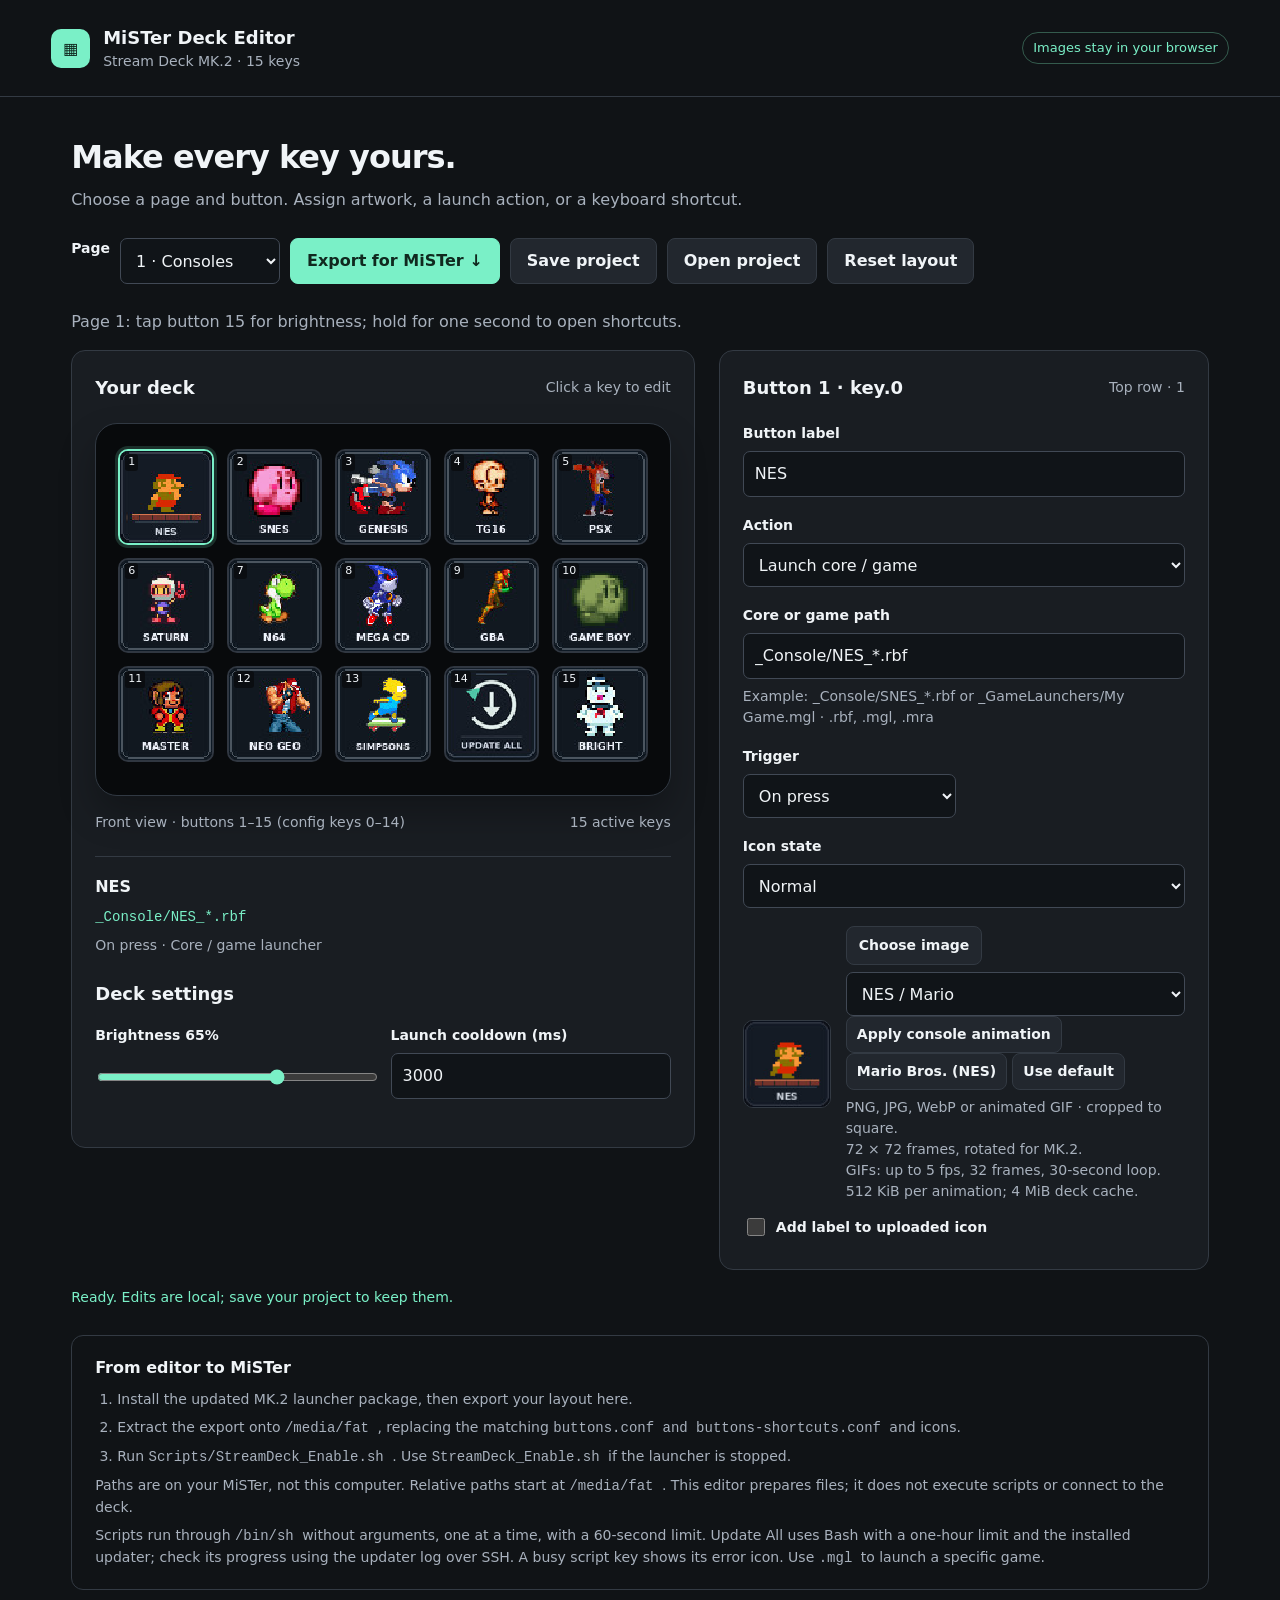
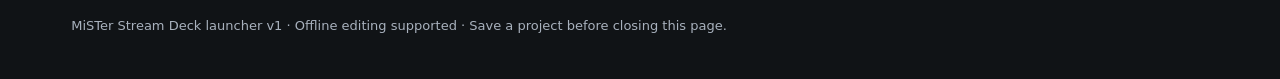
<file: docs/editor/index.html>
<!doctype html>
<html lang="en">
  <head>
    <meta charset="utf-8">
    <meta name="viewport" content="width=device-width,initial-scale=1">
    <title>
      MiSTer · Deck Editor
    </title>
    <link rel="icon" href="data:image/svg+xml,%3Csvg xmlns='http://www.w3.org/2000/svg' viewBox='0 0 32 32'%3E%3Crect width='32' height='32' rx='8' fill='%23181c21'/%3E%3Cpath d='M8 8h6v6H8zm10 0h6v6h-6zM8 18h6v6H8zm10 0h6v6h-6z' fill='%237af0c7'/%3E%3C/svg%3E">
    <link rel="stylesheet" href="styles.css">
  </head>
  <body>
    <header>
      <div class="brand">
        <div class="mark" aria-hidden="true">
          ▦
        </div>
        <div>
          <b>
            MiSTer Deck Editor
          </b>
          <div class="muted small">
            Stream Deck MK.2 · 15 keys
          </div>
        </div>
      </div>
      <span class="badge">
        Images stay in your browser
      </span>
    </header>
    <main>
      <div class="intro">
        <h1>
          Make every key yours.
        </h1>
        <p>
          Choose a page and button. Assign artwork, a launch action, or a keyboard shortcut.
        </p>
      </div>
      <div class="toolbar"><label for="page">Page</label><select id="page"><option value="0">1 · Consoles</option><option value="1">2 · Shortcuts</option></select>
        <button class="btn primary" id="export">
          Export for MiSTer ↓
        </button>
        <button class="btn" id="save">
          Save project
        </button>
        <button class="btn" id="import">
          Open project
        </button>
        <button class="btn" id="reset">
          Reset layout
        </button>
        <input type="file" id="projectFile" accept=".json,application/json" hidden>
      </div>
      <p id="pageHelp" class="muted"></p><div class="layout">
        <section class="panel" aria-label="Deck preview">
          <div class="panel-title">
            <h2>
              Your deck
            </h2>
            <span class="muted small">
              Click a key to edit
            </span>
          </div>
          <div class="deck" id="deck">
          </div>
          <div class="deck-caption">
            <span>
              Front view · buttons 1–15 (config keys 0–14)
            </span>
            <span id="assigned">
            </span>
          </div>
          <div class="mapping">
            <strong id="summaryLabel">
            </strong>
            <code id="summaryPath">
            </code>
            <p class="help" id="summaryTrigger">
            </p>
          </div>
          <div class="settings">
            <h2>
              Deck settings
            </h2>
            <div class="row">
              <div class="field">
                <label for="brightness">
                  Brightness
                  <span id="brightnessValue">
                    65%
                  </span>
                </label>
                <input id="brightness" type="range" min="0" max="100" value="65">
              </div>
              <div class="field">
                <label for="gap">
                  Launch cooldown (ms)
                </label>
                <input id="gap" type="number" min="100" max="30000" step="100" value="3000">
              </div>
            </div>
          </div>
        </section>
        <section class="panel" aria-label="Key settings">
          <div class="panel-title">
            <h2 id="keyTitle">
              Key 0
            </h2>
            <span class="muted small" id="position">
              Top row · 1
            </span>
          </div>
          <div class="field">
            <label for="label">
              Button label
            </label>
            <input id="label" maxlength="95" autocomplete="off">
          </div>
          <div class="field">
            <label for="action">
              Action
            </label>
            <select id="action">
              <option value="launch">
                Launch core / game
              </option>
              <option value="script">
                Run shell script
              </option>
              <option value="update_all">Update All</option><option value="cycle">Increase brightness (5 levels)</option><option value="dim">
                Dim brightness
              </option>
              <option value="bright">
                Increase brightness
              </option>
              <option value="reload">
                Reload configuration
              </option>
              <option value="restart">
                Restart launcher
              </option>
              <option value="space">Space bar</option><option value="menu">Menu (F12)</option><option value="enter">Enter</option><option value="up">Up arrow</option><option value="down">Down arrow</option><option value="left">Left arrow</option><option value="right">Right arrow</option><option value="escape">Escape</option><option value="back">Back to consoles</option><option value="none">
                No action
              </option>
            </select>
          </div>
          <div class="field" id="targetField">
            <label for="target" id="targetLabel">
              Core or game path
            </label>
            <input id="target" maxlength="1000" spellcheck="false" autocomplete="off">
            <p class="help" id="targetHelp">
            </p>
          </div>
          <div class="row">
            <div class="field">
              <label for="trigger">
                Trigger
              </label>
              <select id="trigger">
                <option value="press">
                  On press
                </option>
                <option value="release">
                  On release
                </option>
                <option value="hold">
                  On hold
                </option>
              </select>
            </div>
            <div class="field" id="holdField">
              <label for="hold">
                Hold duration (ms)
              </label>
              <input id="hold" type="number" min="100" max="10000" step="100">
            </div>
          </div>
          <div class="field">
            <label for="state">
              Icon state
            </label>
            <select id="state">
              <option value="normal">
                Normal
              </option>
              <option value="request">
                Request sent / script finished
              </option>
              <option value="error">
                Error
              </option>
            </select>
          </div>
          <div class="icon-editor">
            <img id="iconPreview" class="preview" alt="Selected icon">
            <div class="upload">
              <label class="btn" for="iconFile">
                Choose image
              </label>
              <input id="iconFile" type="file" accept="image/png,image/jpeg,image/webp,image/gif" hidden>
              <select id="consoleChoice" aria-label="Console animation preset">
                <option value="0">
                  NES / Mario
                </option>
                <option value="1">
                  SNES / Kirby
                </option>
                <option value="2">
                  GENESIS / Sonic
                </option>
                <option value="3">
                  TG16 / Bonk
                </option>
                <option value="4">
                  PSX / Crash
                </option>
                <option value="5">
                  SATURN / Bomberman
                </option>
                <option value="6">
                  N64 / Yoshi
                </option>
                <option value="7">
                  MEGA CD / Metal Sonic
                </option>
                <option value="8">
                  GBA / Samus
                </option>
                <option value="9">
                  GAME BOY / Kirby
                </option>
                <option value="10">
                  MASTER / Alex Kidd
                </option>
                <option value="12">Simpsons · Bart</option><option value="13">Stay Puft · brightness</option><option value="11">
                  NEO GEO / Terry
                </option>
              </select>
              <button class="btn" id="consolePreset" style="font-size:14px;padding:7px 10px">
                Apply console animation
              </button>
              <button class="btn" id="marioPreset" style="font-size:14px;padding:7px 10px">
                Mario Bros. (NES)
              </button>
              <button class="btn" id="restoreIcon" style="font-size:14px;padding:7px 10px">
                Use default
              </button>
              <p class="help">
                PNG, JPG, WebP or animated GIF · cropped to square.
                <br>
                72 × 72 frames, rotated for MK.2.
                <br>
                GIFs: up to 5 fps, 32 frames, 30-second loop.
                <br>
                512 KiB per animation; 4 MiB deck cache.
              </p>
            </div>
          </div>
          <label class="check">
            <input id="addLabel" type="checkbox">
            Add label to uploaded icon
          </label>
        </section>
      </div>
      <div class="status" role="status" aria-live="polite" id="status">
        Ready. Edits are local; save your project to keep them.
      </div>
      <section class="instructions">
        <h2>
          From editor to MiSTer
        </h2>
        <ol>
          <li>
            Install the updated MK.2 launcher package, then export your layout here.
          </li>
          <li>
            Extract the export onto
            <code>
              /media/fat
            </code>
            , replacing the matching
            <code>
              buttons.conf and buttons-shortcuts.conf
            </code>
            and icons.
          </li>
          <li>
            Run
            <code>
              Scripts/StreamDeck_Enable.sh
            </code>
            . Use
            <code>
              StreamDeck_Enable.sh
            </code>
            if the launcher is stopped.
          </li>
        </ol>
        <p class="help">
          Paths are on your MiSTer, not this computer. Relative paths start at
          <code>
            /media/fat
          </code>
          . This editor prepares files; it does not execute scripts or connect to the deck.
        </p>
        <p class="help">
          Scripts run through
          <code>
            /bin/sh
          </code>
          without arguments, one at a time, with a 60-second limit. Update All uses Bash with a one-hour limit and the installed updater; check its progress using the updater log over SSH. A busy script key shows its error icon. Use
          <code>
            .mgl
          </code>
          to launch a specific game.
        </p>
      </section>
      <footer>
        MiSTer Stream Deck launcher v1 · Offline editing supported · Save a project before closing this page.
      </footer>
    </main>
    <script src="builtin-icons.js">
    </script>
    <script src="console-presets.js">
    </script>
    <script src="gif.js">
    </script>
    <script src="update-all-preset.js"></script>
<script src="shortcut-presets.js"></script><script src="app.js">
    </script>
  </body>
</html>
</file>
<file: docs/editor/styles.css>
:root {
    color-scheme: dark;
    --bg: #101316;
    --panel: #191d22;
    --line: #333a43;
    --muted: #a8b1bd;
    --ink: #f0f4f7;
    --mint: #7af0c7
}

* {
    box-sizing: border-box
}

body {
    margin: 0;
    background: var(--bg);
    color: var(--ink);
    font: 16px/1.5 system-ui, sans-serif
}

button,
input,
select {
    font: inherit
}

button {
    cursor: pointer
}

button:focus-visible,
input:focus-visible,
select:focus-visible {
    outline: 3px solid var(--mint);
    outline-offset: 3px
}

header {
    padding: 24px 4vw;
    border-bottom: 1px solid var(--line);
    display: flex;
    align-items: center;
    gap: 14px;
    justify-content: space-between
}

.brand {
    display: flex;
    gap: 13px;
    align-items: center
}

.mark {
    width: 39px;
    height: 39px;
    background: var(--mint);
    color: #10291f;
    border-radius: 10px;
    text-align: center;
    line-height: 39px;
    font-weight: 800
}

.brand b {
    display: block;
    font-size: 18px
}

.muted {
    color: var(--muted)
}

.small {
    font-size: 14px
}

.badge {
    font-size: 13px;
    color: var(--mint);
    border: 1px solid #345b4d;
    padding: 5px 10px;
    border-radius: 20px
}

main {
    max-width: 1240px;
    margin: auto;
    padding: 36px 4vw 48px
}

.intro h1 {
    font-size: 32px;
    letter-spacing: -1px;
    margin: 0 0 7px
}

.intro p {
    margin: 0;
    color: var(--muted)
}

.toolbar {
    display: flex;
    gap: 10px;
    flex-wrap: wrap;
    margin: 26px 0
}

.btn {
    border: 1px solid var(--line);
    border-radius: 8px;
    padding: 10px 16px;
    background: #22272e;
    color: var(--ink);
    font-weight: 600
}

.primary {
    background: var(--mint);
    border-color: var(--mint);
    color: #10291f
}

.btn:hover {
    filter: brightness(1.1)
}

.layout {
    display: grid;
    grid-template-columns: minmax(0, 1.12fr) minmax(340px, .88fr);
    gap: 24px;
    align-items: start
}

.panel {
    border: 1px solid var(--line);
    border-radius: 14px;
    background: var(--panel);
    padding: 23px
}

.panel-title {
    display: flex;
    justify-content: space-between;
    align-items: center;
    margin-bottom: 22px
}

.panel-title h2 {
    font-size: 18px;
    margin: 0
}

.deck {
    background: #080a0c;
    border: 1px solid #313943;
    border-radius: 22px;
    padding: 25px 22px 33px;
    box-shadow: 0 18px 35px #0004;
    display: grid;
    grid-template-columns: repeat(5, minmax(0, 1fr));
    gap: 13px
}

.key {
    position: relative;
    aspect-ratio: 1;
    border: 2px solid #303741;
    background: #11171d;
    border-radius: 10px;
    padding: 0;
    overflow: hidden
}

.key img {
    display: block;
    width: 100%;
    height: 100%;
    object-fit: contain
}

.key.device img {
    transform: rotate(180deg)
}

.key.selected {
    border-color: var(--mint);
    box-shadow: 0 0 0 3px #7af0c72a
}

.key .number {
    position: absolute;
    top: 3px;
    left: 5px;
    background: #080a0cbf;
    color: #f1f5f9;
    font-size: 11px;
    border-radius: 3px;
    padding: 0 3px
}

.deck-caption {
    display: flex;
    justify-content: space-between;
    font-size: 14px;
    color: var(--muted);
    margin: 16px 0 23px
}

.mapping {
    padding-top: 18px;
    border-top: 1px solid var(--line)
}

.mapping strong {
    display: block;
    margin-bottom: 5px
}

.mapping code {
    word-break: break-word;
    font-size: 14px;
    color: var(--mint)
}

label {
    display: block;
    font-size: 14px;
    font-weight: 600;
    margin-bottom: 7px
}

input,
select {
    width: 100%;
    padding: 10px 11px;
    border: 1px solid #414955;
    border-radius: 7px;
    background: #101418;
    color: var(--ink);
    min-height: 44px
}

input[type=range] {
    padding: 0;
    accent-color: var(--mint)
}

input[type=checkbox] {
    width: 18px;
    min-height: 18px;
    accent-color: var(--mint)
}

.field {
    margin-bottom: 18px
}

.row {
    display: grid;
    grid-template-columns: 1fr 1fr;
    gap: 15px
}

.help {
    color: var(--muted);
    font-size: 14px;
    margin: 7px 0 0
}

.icon-editor {
    display: flex;
    gap: 15px;
    align-items: center
}

.preview {
    width: 88px;
    height: 88px;
    border: 1px solid var(--line);
    border-radius: 10px;
    object-fit: contain;
    background: #0d1014
}

.preview.device {
    transform: rotate(180deg)
}

.upload {
    flex: 1
}

.upload .btn {
    display: inline-block;
    font-size: 14px;
    padding: 8px 12px
}

.check {
    display: flex;
    align-items: center;
    gap: 8px;
    margin-top: 13px
}

.settings {
    margin-top: 24px
}

.settings h2 {
    font-size: 18px;
    margin: 0 0 18px
}

.status {
    min-height: 24px;
    margin: 17px 0;
    color: var(--mint);
    font-size: 14px
}

.status.error {
    color: #ffabb0
}

.instructions {
    margin-top: 24px;
    padding: 20px 23px;
    border: 1px solid var(--line);
    border-radius: 12px
}

.instructions h2 {
    font-size: 16px;
    margin: 0 0 9px
}

.instructions ol {
    margin: 0;
    padding-left: 22px;
    color: var(--muted);
    font-size: 14px
}

.instructions li {
    margin: 7px 0
}

footer {
    color: var(--muted);
    font-size: 13px;
    margin-top: 26px
}

a {
    color: var(--mint)
}

[hidden] {
    display: none !important
}

@media(max-width:850px) {
    .layout {
        grid-template-columns: 1fr
    }

    .intro h1 {
        font-size: 27px
    }

    .deck {
        max-width: 580px;
        margin: auto
    }

    .panel {
        padding: 19px
    }

    header {
        padding: 18px 4vw
    }

    .badge {
        display: none
    }
}

@media(max-width:430px) {
    .deck {
        gap: 8px;
        padding: 18px 12px 25px
    }

    .row {
        grid-template-columns: 1fr
    }

    .btn {
        padding: 9px 12px;
        font-size: 14px
    }

    main {
        padding-top: 24px
    }

    .deck-caption {
        font-size: 12px
    }

    .key .number {
        font-size: 9px
    }
}

.btn:disabled,
.key:disabled {
    opacity: .5;
    cursor: wait
}

#page{width:auto;min-width:10rem}.key img{image-rendering:pixelated}
</file>
